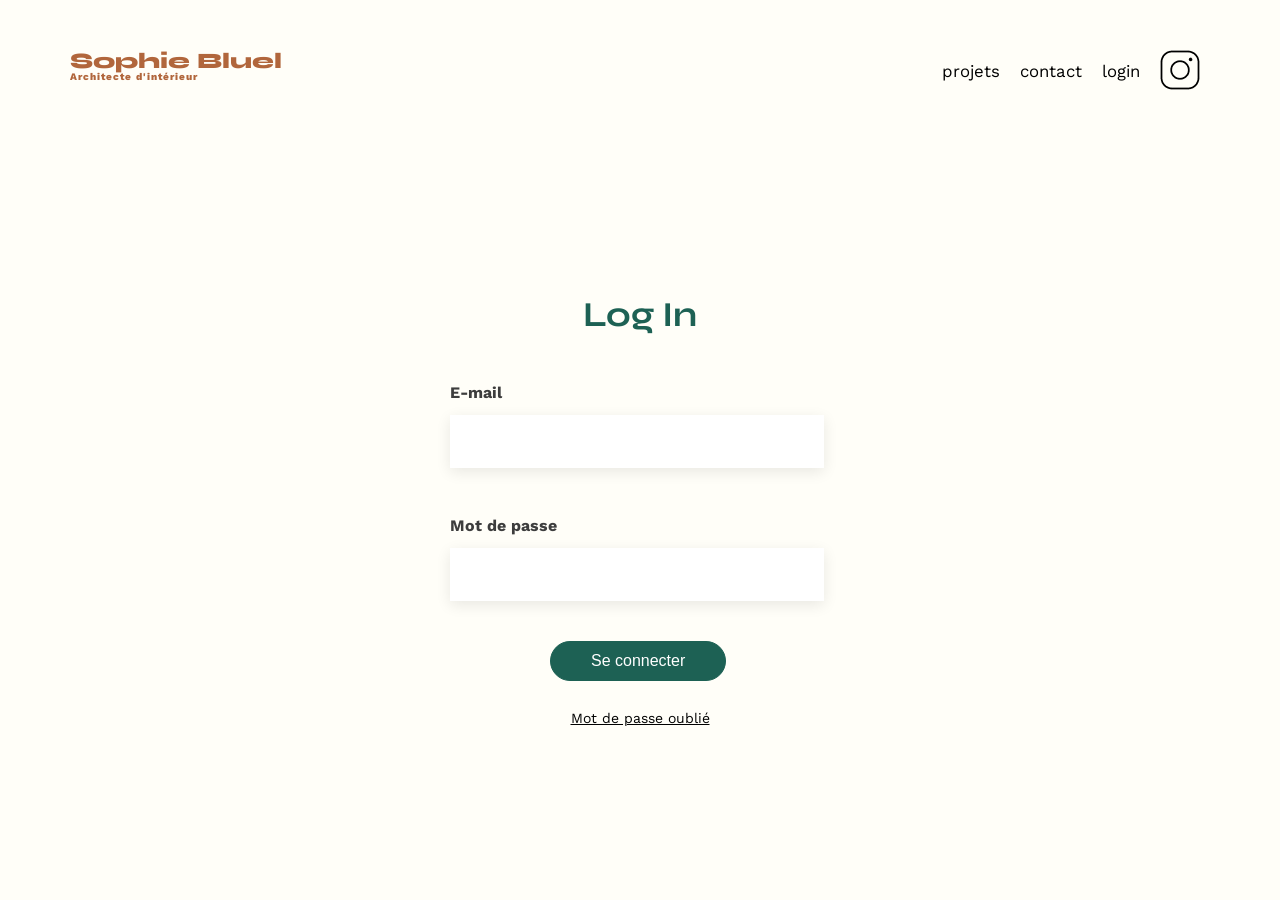
<file: FrontEnd/login.html>
<!DOCTYPE html>
<html lang="fr">
<head>
    <meta charset="UTF-8">
    <title>Sophie Bluel - Architecte d'intérieur login</title>
    <meta name="viewport" content="width=device-width, initial-scale=1.0">
    <link rel="preconnect" href="https://fonts.googleapis.com">
    <link rel="preconnect" href="https://fonts.gstatic.com" crossorigin>
    <link href="https://fonts.googleapis.com/css2?family=Syne:wght@700;800&family=Work+Sans&display=swap"
        rel="stylesheet">
    <meta name="description" content="">
    <link rel="stylesheet" href="./assets/style.css">
</head>
<body>
    <header>
        <h1>Sophie Bluel <span>Architecte d'intérieur</span></h1>
        <nav>
            <ul>
                <li>projets</li>
                <li>contact</li>
                <li>login</li>
                <li><img src="./assets/icons/instagram.png" alt="Instagram"></li>
            </ul>
        </nav>
    </header>
    <main>
        <section id="formulaire">
            <h2 class="login">Log In</h2>
            <form class="formulaire-login">
                <h3>E-mail</h3><br>
                <input type="text" name="email"><br>
                <h3>Mot de passe</h3><br>
                <input type="text" name="motdepasse"><br>
                <button class="buttonlogin">Se connecter</button>
            </form>
            <h4>Mot de passe oublié</h4>
        </section>
    </main>
    <script src="login.js"></script>
</body>
</html>
</file>
<file: FrontEnd/assets/style.css>
/* http://meyerweb.com/eric/tools/css/reset/
   v2.0 | 20110126
   License: none (public domain)
*/

html, body, div, span, applet, object, iframe,
h1, h2, h3, h4, h5, h6, p, blockquote, pre,
a, abbr, acronym, address, big, cite, code,
del, dfn, em, img, ins, kbd, q, s, samp,
small, strike, strong, sub, sup, tt, var,
b, u, i, center,
dl, dt, dd, ol, ul, li,
fieldset, form, label, legend,
table, caption, tbody, tfoot, thead, tr, th, td,
article, aside, canvas, details, embed,
figure, figcaption, footer, header, hgroup,
menu, nav, output, ruby, section, summary,
time, mark, audio, video {
	margin: 0;
	padding: 0;
	border: 0;
	font-size: 100%;
	font: inherit;
	vertical-align: baseline;
}
/* HTML5 display-role reset for older browsers */
article, aside, details, figcaption, figure,
footer, header, hgroup, menu, nav, section {
	display: block;
}
body {
	line-height: 1;
}
ol, ul {
	list-style: none;
}
blockquote, q {
	quotes: none;
}
blockquote:before, blockquote:after,
q:before, q:after {
	content: '';
	content: none;
}
table {
	border-collapse: collapse;
	border-spacing: 0;
}
/** end reset css**/
body {
	max-width: 1140px;
	margin:auto;
	font-family: 'Work Sans' ;
	font-size: 14px;
	background-color: #FFFEF8;
}
header {
	display: flex;
	justify-content: space-between;
	margin: 50px 0
}
section {
	margin: 50px 0
}
h1{
	display: flex;
	flex-direction: column;
	font-family: 'Syne';
	font-size: 22px;
	font-weight: 800;
	color: #B1663C
}h1 > span {
	font-family: 'Work Sans';
	font-size:10px;
	letter-spacing: 0.1em;
}
h2{
	font-family: 'Syne';
	font-weight: 700;
	font-size: 35px;
	color: #1D6154;
	text-align: center;
	margin-bottom: 1.5em;
	margin-top: 3em;
}
nav ul {
	display: flex;
	align-items: center;
	list-style-type: none;

}
nav li {
	padding: 0 10px;
	font-size: 1.2em;
}
li:hover {
	color: #B1663C;
}
#introduction {
	display: flex;
	align-items: center;
}
#introduction figure {
	flex: 1
}
#introduction img {
	display: block;
	margin: auto;
	width: 80%;
}
#introduction article {
	flex: 1
}
#introduction h2 {
	margin-bottom: 1em;
}
#introduction p {
	margin-bottom: 0.5em;
}

/*************BOUTON MODIFIER*******/
.modifierpicture > p{
	margin-top: -35px;
	padding-left: 5px;
}
#mySvg {
	margin-top: -35px;
	margin-left: 60px;
}

/**************SECTION PROJETS*********/
#portfolio>.modifyprojets {
	display: flex;
	justify-content: center;
}
#portfolio>.mesprojets {
	font-family: 'Syne';
	font-weight: 700;
	font-size: 35px;
	color: #1D6154;
	text-align: center;
	margin-bottom: 1.5em;
	margin-top: 3em;
	padding-left: 100px;
}
#svgProjet {
	margin-left: 30px;
	margin-top: 115px;
}
a {
	margin-left: 5px;
	margin-top: 115px;
	text-decoration: none;
	color: black;
}
.gallery {
	width: 90%;
	display: grid;
	grid-template-columns: 1fr 1fr 1fr;
	grid-column-gap: 20px;
	grid-row-gap: 20px;
	margin-left: 45px;
}
.gallery img {
	width: 100%;
}

/************FILTRES***********/
.filters {
	text-align: center;
	margin-bottom: 3em;
}
.filters button {
	border-radius: 30px;
	border: 1px solid #1D6154;
	color: #1D6154;
	text-align: center;
	font-size: 18px;
	font-family: Syne;
	font-weight: 700;
	background-color: #fff;
	margin-right: 15px;
	padding: 8px 15px;
}
.filters button:hover {
	border-radius: 60px;
	border: 1px solid #1D6154;
	background: #1D6154;
	color: #FFF;
	text-align: center;
	font-size: 16px;
	font-family: Syne;
	font-weight: 700;
}

/***************CONTACT ET FOOTER*********/
#contact {
	width: 50%;
	margin: auto;
}
#contact > * {
	text-align: center;
}
#contact h2{
	margin-bottom: 20px;
}
#contact form {
	text-align: left;
	margin-top:30px;
	display: flex;
	flex-direction: column;
}
#contact input {
	height: 50px;
	font-size: 1.2em;
	border: none;
	box-shadow: 0px 4px 14px rgba(0, 0, 0, 0.09);
}
#contact label {
	margin: 2em 0 1em 0;
}
#contact textarea {
	border: none;
	box-shadow: 0px 4px 14px rgba(0, 0, 0, 0.09);
}
input[type="submit"]{
	font-family: 'Syne';
	font-weight: 700;
	color: white;
	background-color: #1D6154;
	margin : 2em auto ;
	width: 180px;
	text-align: center;
	border-radius: 60px ;
}
footer nav ul {
	display: flex;
	justify-content: flex-end;
	margin: 2em
}

/*************LOGIN************/
#formulaire >.login {
	display: flex;
	justify-content: center;
	padding-top: 100px;
}
h3{
	font-family: 'Work Sans';
	font-size: 16px;
	font-weight: 700;
	color: #3D3D3D;
	margin-top: 50px;
	margin-left: 380px;
}
.formulaire-login>input[type=text]{
	width: 370px;
	height: 51px;
	margin-left: 380px;
	background-color: #FFFFFF ;
	box-shadow: 0px 4px 14px 0px rgba(0, 0, 0, 0.09); 
	border-style: none;
}
.buttonlogin {
	border-radius: 60px;
	background-color: #1D6154;
	border: 1px solid #1D6154;
	text-align: center;
	font-size: 16px;
	color: #FFFFFF;
	padding: 10px 40px;
	margin-left: 480px;
	margin-top: 40px;
}
h4 {
	margin-top: 30px;
	text-align: center;
	text-decoration: underline;
}

/**************MODALE1*************/
.modal{
	position: fixed;
	display: none;
	align-items: center;
	justify-content: center;
	top: 0;
	left: 0;
	width: 100%;
	height: 100%;
	background: rgba(0, 0, 0, 0.5);
}
.modal-wrapper {
	width: 700px;
	height: 800px;
	max-width: calc(100vw - 20px);
	max-height: calc(100vh - 20px);
	padding: 20px;
	background-color: #FFF;
	border-radius: 10px;
}
.close-modal {
	display: flex;
	justify-content: flex-end;
	font-size: 25px;
	margin-right: 15px;
	margin-top: 10px;
}
#titlemodal {
	color: black;
	font-family: 'Work Sans';
	font-size: 30px;
	font-weight: 100;
	text-align: center;
	margin-top: 20px;
	margin-bottom: 60px;
}
div.modal-modifier {
	display: flex;
	flex-wrap: wrap;
	gap:10px;
	align-items: center;
	justify-content: space-between;
	padding-left: 5rem;
	padding-right: 5rem;
	padding-bottom: 3rem;
}
div.modal-modifier > figure {
	width:18%;
	position: relative;
}
div.modal-modifier > figure > img {
	width: 100%;
	height:8rem;
	object-fit: cover;
}
span.deleteElement{
	position: absolute;
	top:5px;
	right:5px;
	cursor: pointer;
}
span.deleteElement > svg{
	width: .8rem;
	height: .8rem;
	padding: .3rem;
	background-color:black;
	fill:white;
	border-radius:3px;
}
.modal-wrapper > hr {
	margin-left: 5rem;
	margin-right: 5rem;
}
.buttonajouter{
	border-radius: 60px;
	background-color: #1D6154;
	border: 1px solid #1D6154;
	text-align: center;
	font-family: 'Syne';
	font-size: 18px;
	color: #FFFFFF;
	padding: 10px 70px;
	margin-left: 190px;
	margin-top: 40px;
}
.modal-wrapper > p {
	color: red;
	font-size: 15px;
	font-family: 'Syne';
	text-align: center;
	margin-top: 30px;
}

/****************MODALE 2***************/
.secondmodal {
	position: fixed;
	display: none;
	justify-content: center;
	top: 0;
	left: 0;
	width: 100%;
	height: 100%;
	background: rgba(0, 0, 0, 0.5)
}
.second-modal-wrapper {
	width: 700px;
	height: 700px;
	max-width: calc(100vw - 20px);
	max-height: calc(100vh - 20px);
	padding: 20px;
	background-color: #FFF;
	border-radius: 10px;
}
.return-modal2 > svg{
	font-size: 25px;
	margin-top: auto;
	margin-left: 15px;
}
.close-modal2 {
	font-size: 25px;
	display: flex;
	justify-content: end;
	margin-right: 15px;
	margin-top: -25px;
}
#titlemodal2 {
	color: black;
	font-family: 'Work Sans';
	font-size: 30px;
	font-weight: 100;
	text-align: center;
	margin-top: 10px;
}
.modalephoto {
	position: relative;
	display: flex;
	flex-direction: column;
	justify-content: center;
	align-items: center;
	text-align: center;
	background-color: #E8F1F6;
	margin-top: 35px;
	margin-left: 85px;
	margin-right: 85px;
	margin-bottom: 40px;
}
.modalephoto > svg {
	fill: #CBD6DC;
	font-size: 80px;
	margin-top: 30px;
	margin-right: 30px;
	margin-bottom: 20px;
}
.ajouterphoto {
	border: 1px solid #CBD6DC;
	background-color: #CBD6DC;
	border-radius: 50px;
	padding: 10px 20px;
	font-size: 15px;
	color: #306685;
	margin-bottom: 10px;
	/*opacity: 0;*/
}
.modalephoto > p {
	margin-bottom: 20px;
	font-size: 11px;
}
#formulairemodale {
	display: flex;
	flex-direction: column;
	padding-left: 85px;
	padding-right: 85px;
	margin-top: -40px;
}
#formulairemodale input {
	font-family: 'Work sans';
	height: 50px;
	width: 530px;
	font-size: 1.2em;
	border: none;
	box-shadow: 0px 4px 14px rgba(0, 0, 0, 0.09);
}
#formulairemodale label {
	margin: 2em 0 1em 0;
}
#formulairemodale select{
	text-align: center;
	font-family: 'Work sans';
	height: 50px;
	width: 535px;
	font-size: 1.1em;
	border: none;
	box-shadow: 0px 4px 14px rgba(0, 0, 0, 0.09);
}
#formulairemodale hr {
	color: #B3B3B3;
	margin-top: 50px;
}
.buttonvalider{
	display: flex;
	justify-content: center;
	background-color: #B3B3B3;
	border-radius: 60px;
	border: 1px solid #B3B3B3;
	color: white;
	font-size: 16px;
	padding: 10px 100px;
	margin-left: 120px;
	margin-right: 120px;
	margin-top: 30px;
}
#previewImage {
	position: absolute;
	max-width: 30%;
	max-height: 100%;
}

/**************BLACK HEADER*************/
#blackHeader {
	display: none;
	justify-content: center;
	align-items: center;
	background-color: black;
	padding-top: 10px;
	padding-bottom: 10px;
}
#blackHeader svg {
	margin-top: auto;
	padding-bottom: 10px;
	padding-right: 10px;
	fill: white;
}
#blackHeader p {
	color: white;
	padding-right: 20px;
}
#blackHeader button {
	background-color: white;
	border: none;
	border-radius: 20px;
	padding: 8px 20px;
}
</file>
